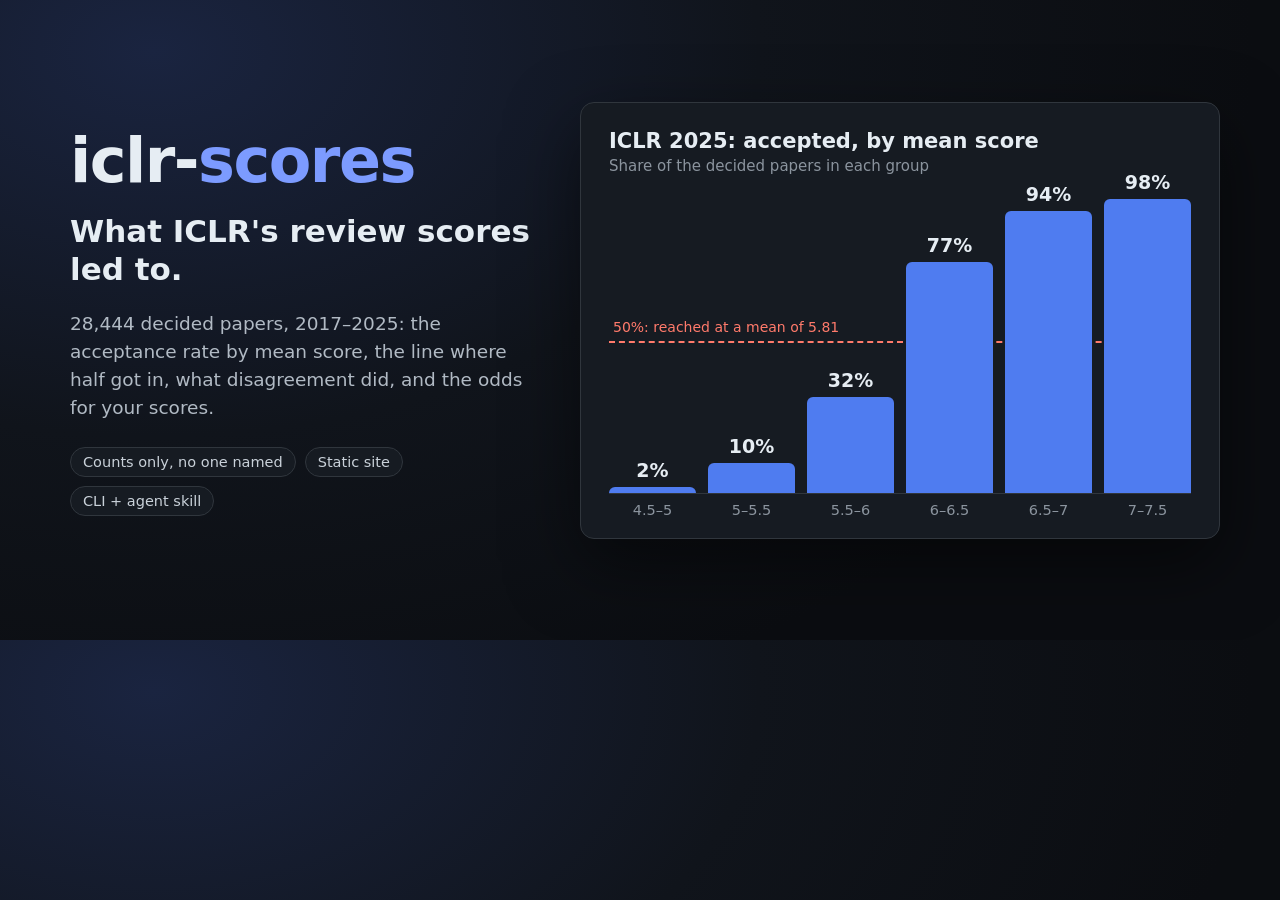
<file: scripts/social-card.html>
<!doctype html>
<!-- The repository's social preview (1280×640): docs/social-preview.png, rendered from this page with headless Chrome
     at 1280×640. The bars are ICLR 2025's accepted share by mean score, from the built statistics (data/iclr.json). -->
<html>
<head>
<meta charset="utf-8">
<style>
  html, body { margin: 0; width: 1280px; height: 640px; overflow: hidden; }
  body { background: radial-gradient(1100px 700px at 12% 8%, #1a2440 0%, #10141b 55%, #0b0d11 100%); color: #e6edf3;
    font-family: "Segoe UI", -apple-system, system-ui, sans-serif; display: grid; grid-template-columns: 470px 1fr; gap: 40px;
    padding: 0 60px 0 70px; box-sizing: border-box; align-items: center; }
  h1 { font-size: 62px; margin: 0 0 16px; letter-spacing: -1.5px; }
  h1 span { color: #7c9bff; }
  .tag { font-size: 31px; line-height: 1.22; margin: 0 0 22px; font-weight: 600; }
  .sub { font-size: 18.5px; line-height: 1.5; color: #b1bac4; margin: 0 0 26px; }
  .pills { display: flex; gap: 9px; flex-wrap: wrap; }
  .pills span { font-size: 14.5px; border: 1px solid #30363d; background: #161b22; border-radius: 999px; padding: 6px 12px; color: #c9d1d9; }
  .card { background: #161b22; border: 1px solid #30363d; border-radius: 14px; padding: 26px 28px 20px; box-shadow: 0 26px 70px rgba(0,0,0,.5); }
  .card h2 { margin: 0 0 4px; font-size: 21px; font-weight: 600; }
  .card p { margin: 0 0 18px; color: #8b949e; font-size: 15px; }
  .bars { display: flex; align-items: flex-end; gap: 12px; height: 300px; border-bottom: 1px solid #30363d; position: relative; }
  .bar { flex: 1; background: #4f7cf0; border-radius: 6px 6px 0 0; position: relative; }
  .bar b { position: absolute; top: -28px; width: 100%; text-align: center; font-size: 19px; color: #e6edf3; }
  .labels { display: flex; gap: 12px; margin-top: 8px; }
  .labels span { flex: 1; text-align: center; color: #8b949e; font-size: 14.5px; }
  .half { position: absolute; left: 0; right: 0; bottom: 150px; border-top: 2px dashed #ff7a6b; }
  .half i { position: absolute; left: 4px; top: -24px; color: #ff7a6b; font-style: normal; font-size: 14px; }
</style>
</head>
<body>
  <div>
    <h1>iclr-<span>scores</span></h1>
    <p class="tag">What ICLR's review scores led to.</p>
    <p class="sub">28,444 decided papers, 2017–2025: the acceptance rate by mean score, the line where half got in, what disagreement did, and the odds for your scores.</p>
    <div class="pills"><span>Counts only, no one named</span><span>Static site</span><span>CLI + agent skill</span></div>
  </div>
  <div class="card">
    <h2>ICLR 2025: accepted, by mean score</h2>
    <p>Share of the decided papers in each group</p>
    <div class="bars">
      <div class="half"><i>50%: reached at a mean of 5.81</i></div>
      <div class="bar" style="height: 2%"><b>2%</b></div>
      <div class="bar" style="height: 10%"><b>10%</b></div>
      <div class="bar" style="height: 32%"><b>32%</b></div>
      <div class="bar" style="height: 77%"><b>77%</b></div>
      <div class="bar" style="height: 94%"><b>94%</b></div>
      <div class="bar" style="height: 98%"><b>98%</b></div>
    </div>
    <div class="labels"><span>4.5–5</span><span>5–5.5</span><span>5.5–6</span><span>6–6.5</span><span>6.5–7</span><span>7–7.5</span></div>
  </div>
</body>
</html>
</file>
